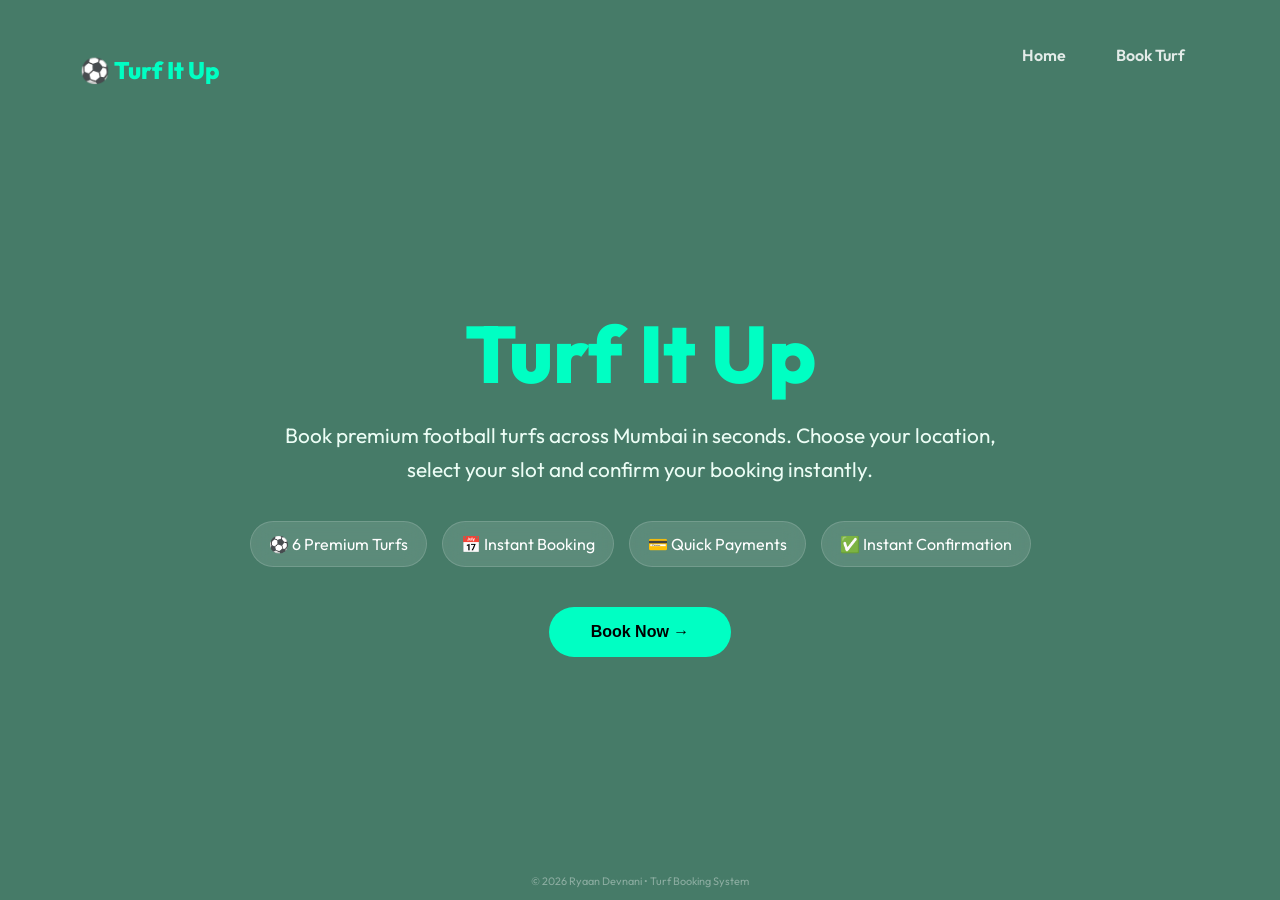
<file: index.html>
<!DOCTYPE html>
<html lang="en">
<head>
<meta charset="UTF-8">
<meta name="viewport" content="width=device-width, initial-scale=1.0">

<title>Turf It Up | Turf Booking System</title>

<link rel="stylesheet" href="style.css">

<style>
@import url('https://fonts.googleapis.com/css2?family=Outfit:wght@300;400;500;600;700;800&display=swap');

:root{
  --green:#054d2f;
  --accent:#00ffc3;
  --white:#ffffff;
}

*{
  margin:0;
  padding:0;
  box-sizing:border-box;
}

body{
  font-family:'Outfit',sans-serif;
  color:white;
  min-height:100vh;
  overflow-x:hidden;
  position:relative;
}

.bg-video{
  position:fixed;
  inset:0;
  width:100%;
  height:100%;
  object-fit:cover;
  z-index:-2;
}

.overlay{
  position:fixed;
  inset:0;
  background:rgba(5,77,47,.72);
  z-index:-1;
}

/* NAVBAR */

.navbar{
  width:100%;
  padding:25px 60px;
  display:flex;
  justify-content:space-between;
  align-items:center;
}

.brand{
  font-size:1.5rem;
  font-weight:800;
  color:var(--accent);
}

.nav-links{
  display:flex;
  gap:20px;
}

.nav-links a{
  text-decoration:none;
  color:white;
  opacity:.85;
  transition:.3s;
  font-weight:600;
}

.nav-links a:hover{
  opacity:1;
}

/* HERO */

.hero{
  min-height:80vh;
  display:flex;
  flex-direction:column;
  justify-content:center;
  align-items:center;
  text-align:center;
  padding:20px;
}

.hero h1{
  font-size:5rem;
  font-weight:800;
  color:var(--accent);
  margin-bottom:15px;
}

.hero p{
  max-width:750px;
  font-size:1.3rem;
  line-height:1.6;
  color:#ecfdf5;
}

.features{
  display:flex;
  gap:15px;
  margin-top:35px;
  flex-wrap:wrap;
  justify-content:center;
}

.feature{
  background:rgba(255,255,255,.12);
  border:1px solid rgba(255,255,255,.15);
  padding:12px 18px;
  border-radius:50px;
  backdrop-filter:blur(10px);
}

.start-btn{
  margin-top:40px;
  padding:16px 42px;
  border:none;
  border-radius:50px;
  background:var(--accent);
  color:black;
  font-weight:700;
  font-size:1rem;
  cursor:pointer;
  transition:.3s;
}

.start-btn:hover{
  transform:translateY(-3px);
}

/* FOOTER CREDIT */

.credit{
  position:fixed;
  bottom:12px;
  left:0;
  width:100%;
  text-align:center;
  font-size:0.68rem;
  font-weight:400;
  color:rgba(255,255,255,.38);
}

.credit a{
  color:inherit;
  text-decoration:none;
}

.credit a:hover{
  color:rgba(255,255,255,.55);
}

/* MOBILE */

@media(max-width:768px){

  .navbar{
    padding:20px;
    flex-direction:column;
    gap:15px;
  }

  .hero h1{
    font-size:3rem;
  }

  .hero p{
    font-size:1rem;
  }

  .features{
    gap:10px;
  }

  .credit{
    font-size:0.6rem;
    bottom:8px;
  }
}
</style>
</head>

<body>

<video class="bg-video" autoplay muted loop playsinline>
  <source src="videos/vid.mp4" type="video/mp4">
</video>

<div class="overlay"></div>

<nav class="navbar">
  <div class="brand">⚽ Turf It Up</div>

  <div class="nav-links">
    <a href="index.html">Home</a>
    <a href="turf-selection.html">Book Turf</a>
  </div>
</nav>

<section class="hero">

  <h1>Turf It Up</h1>

  <p>
    Book premium football turfs across Mumbai in seconds.
    Choose your location, select your slot and confirm your booking instantly.
  </p>

  <div class="features">
    <div class="feature">⚽ 6 Premium Turfs</div>
    <div class="feature">📅 Instant Booking</div>
    <div class="feature">💳 Quick Payments</div>
    <div class="feature">✅ Instant Confirmation</div>
  </div>

  <a href="turf-selection.html">
    <button class="start-btn">
      Book Now →
    </button>
  </a>

</section>

<p class="credit">
  © 2026
  <a href="https://github.com/ryaancodes" target="_blank">
    Ryaan Devnani
  </a>
  • Turf Booking System
</p>

</body>
</html>
</file>
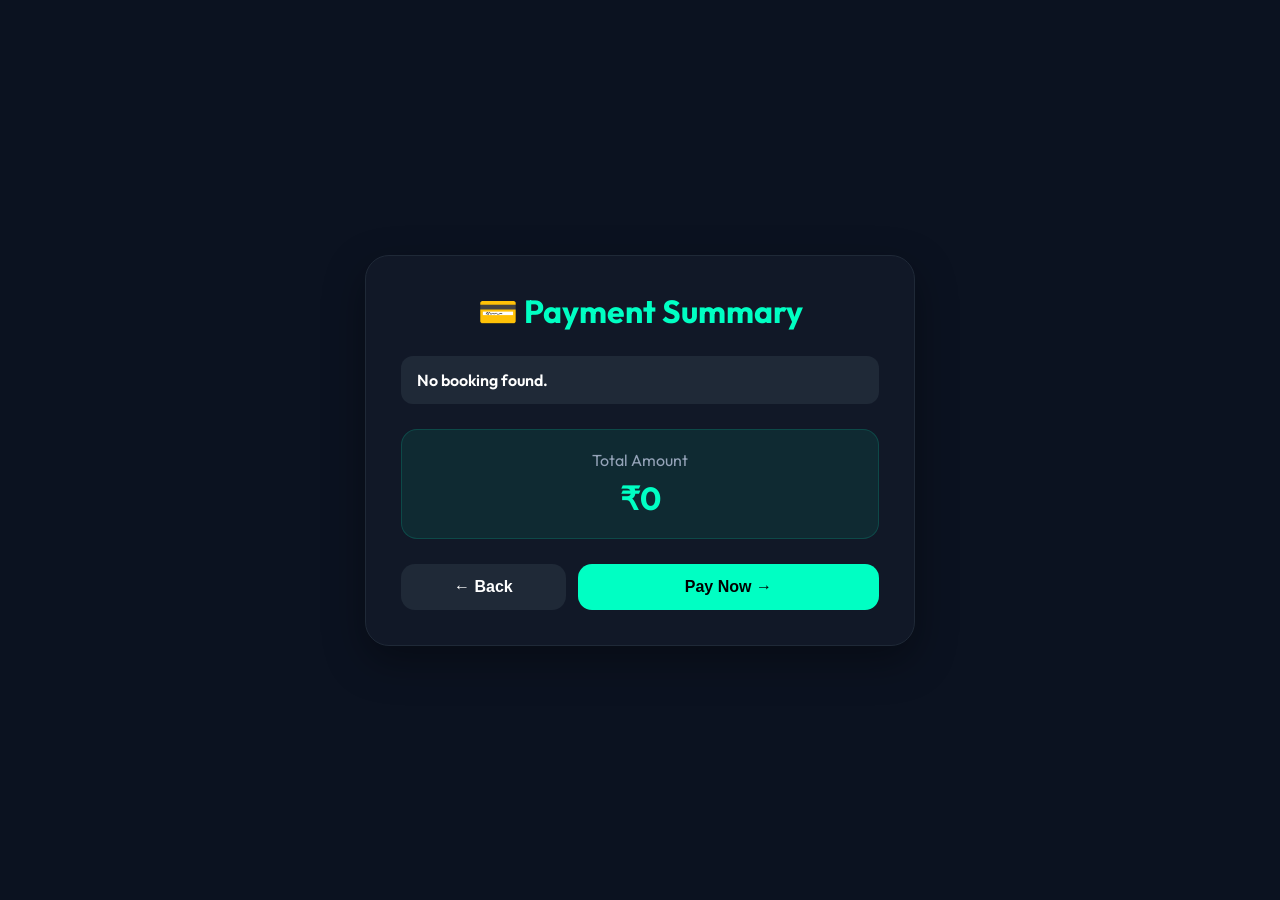
<file: payment.html>
<!DOCTYPE html>
<html lang="en">
<head>
<meta charset="UTF-8">
<meta name="viewport" content="width=device-width, initial-scale=1.0">

<title>Payment | Turf It Up</title>

<link rel="stylesheet" href="style.css">

<style>
@import url('https://fonts.googleapis.com/css2?family=Outfit:wght@300;400;500;600;700;800&display=swap');

*{
  margin:0;
  padding:0;
  box-sizing:border-box;
}

body{
  font-family:'Outfit',sans-serif;
  background:#0b1220;
  color:white;
  min-height:100vh;
  display:flex;
  justify-content:center;
  align-items:center;
  padding:20px;
}

.payment-box{
  background:#111827;
  border:1px solid #1f2937;
  padding:35px;
  border-radius:24px;
  max-width:550px;
  width:100%;
  box-shadow:0 15px 40px rgba(0,0,0,.35);
}

.payment-box h1{
  text-align:center;
  color:#00ffc3;
  margin-bottom:25px;
  font-size:2rem;
}

#paymentDetails{
  display:flex;
  flex-direction:column;
  gap:12px;
}

.detail-row{
  display:flex;
  justify-content:space-between;
  align-items:center;
  padding:14px 16px;
  background:#1f2937;
  border-radius:12px;
}

.detail-label{
  color:#94a3b8;
}

.detail-value{
  color:white;
  font-weight:600;
}

.total-box{
  margin:25px 0;
  text-align:center;
  padding:20px;
  border-radius:16px;
  background:rgba(0,255,195,.08);
  border:1px solid rgba(0,255,195,.15);
}

.total-box p{
  color:#94a3b8;
  margin-bottom:8px;
}

.total-box h2{
  color:#00ffc3;
  font-size:2rem;
}

.actions{
  display:flex;
  gap:12px;
}

.back-btn{
  flex:1;
  padding:14px;
  border:none;
  border-radius:14px;
  background:#1f2937;
  color:white;
  font-weight:600;
  cursor:pointer;
  transition:.3s;
}

.back-btn:hover{
  background:#374151;
}

#payBtn{
  flex:2;
  padding:14px;
  border:none;
  border-radius:14px;
  background:#00ffc3;
  color:black;
  font-weight:700;
  font-size:1rem;
  cursor:pointer;
  transition:.3s;
}

#payBtn:hover{
  transform:translateY(-2px);
}

#payBtn:disabled{
  opacity:.7;
  cursor:not-allowed;
}

@media(max-width:600px){

  .payment-box{
    padding:25px;
  }

  .actions{
    flex-direction:column;
  }

  .detail-row{
    flex-direction:column;
    gap:5px;
    text-align:center;
  }

}
</style>
</head>

<body>

<div class="payment-box">

  <h1>💳 Payment Summary</h1>

  <div id="paymentDetails">
    Loading booking details...
  </div>

  <div class="total-box">
    <p>Total Amount</p>
    <h2 id="paymentTotal">₹0</h2>
  </div>

  <div class="actions">

    <button class="back-btn" onclick="history.back()">
      ← Back
    </button>

    <button id="payBtn">
      Pay Now →
    </button>

  </div>

</div>

<script>

const booking = JSON.parse(
  localStorage.getItem("pendingPayment")
);

const summary = document.getElementById("paymentDetails");

if (booking) {

  summary.innerHTML = `
    <div class="detail-row">
      <span class="detail-label">👤 Name</span>
      <span class="detail-value">${booking.name}</span>
    </div>

    <div class="detail-row">
      <span class="detail-label">📍 Location</span>
      <span class="detail-value">${booking.location}</span>
    </div>

    <div class="detail-row">
      <span class="detail-label">⚽ Turf</span>
      <span class="detail-value">${booking.turfName}</span>
    </div>

    <div class="detail-row">
      <span class="detail-label">📅 Date</span>
      <span class="detail-value">${booking.date}</span>
    </div>

    <div class="detail-row">
      <span class="detail-label">⏰ Slot</span>
      <span class="detail-value">${booking.slot}</span>
    </div>
  `;

  document.getElementById("paymentTotal").textContent =
    `₹${booking.price}`;

} else {

  summary.innerHTML = `
    <div class="detail-row">
      <span class="detail-value">
        No booking found.
      </span>
    </div>
  `;

}

document.getElementById("payBtn").onclick = () => {

  const btn = document.getElementById("payBtn");

  btn.textContent = "Processing...";
  btn.disabled = true;

  setTimeout(() => {

    const bookings = JSON.parse(
      localStorage.getItem("bookings") || "[]"
    );

    bookings.push({
      ...booking,
      time:new Date().toLocaleString()
    });

    localStorage.setItem(
      "bookings",
      JSON.stringify(bookings)
    );

    const formData = new FormData();

    formData.append("form-name", "turf-booking");
    formData.append("name", booking.name);
    formData.append("location", booking.location);
    formData.append("turf", booking.turfName);
    formData.append("date", booking.date);
    formData.append("slot", booking.slot);
    formData.append("price", booking.price);

    fetch("/", {
      method:"POST",
      body:formData
    });

    localStorage.removeItem(
      "pendingPayment"
    );

    window.location.href = "success.html";

  },1500);

};

</script>

</body>
</html>
</file>
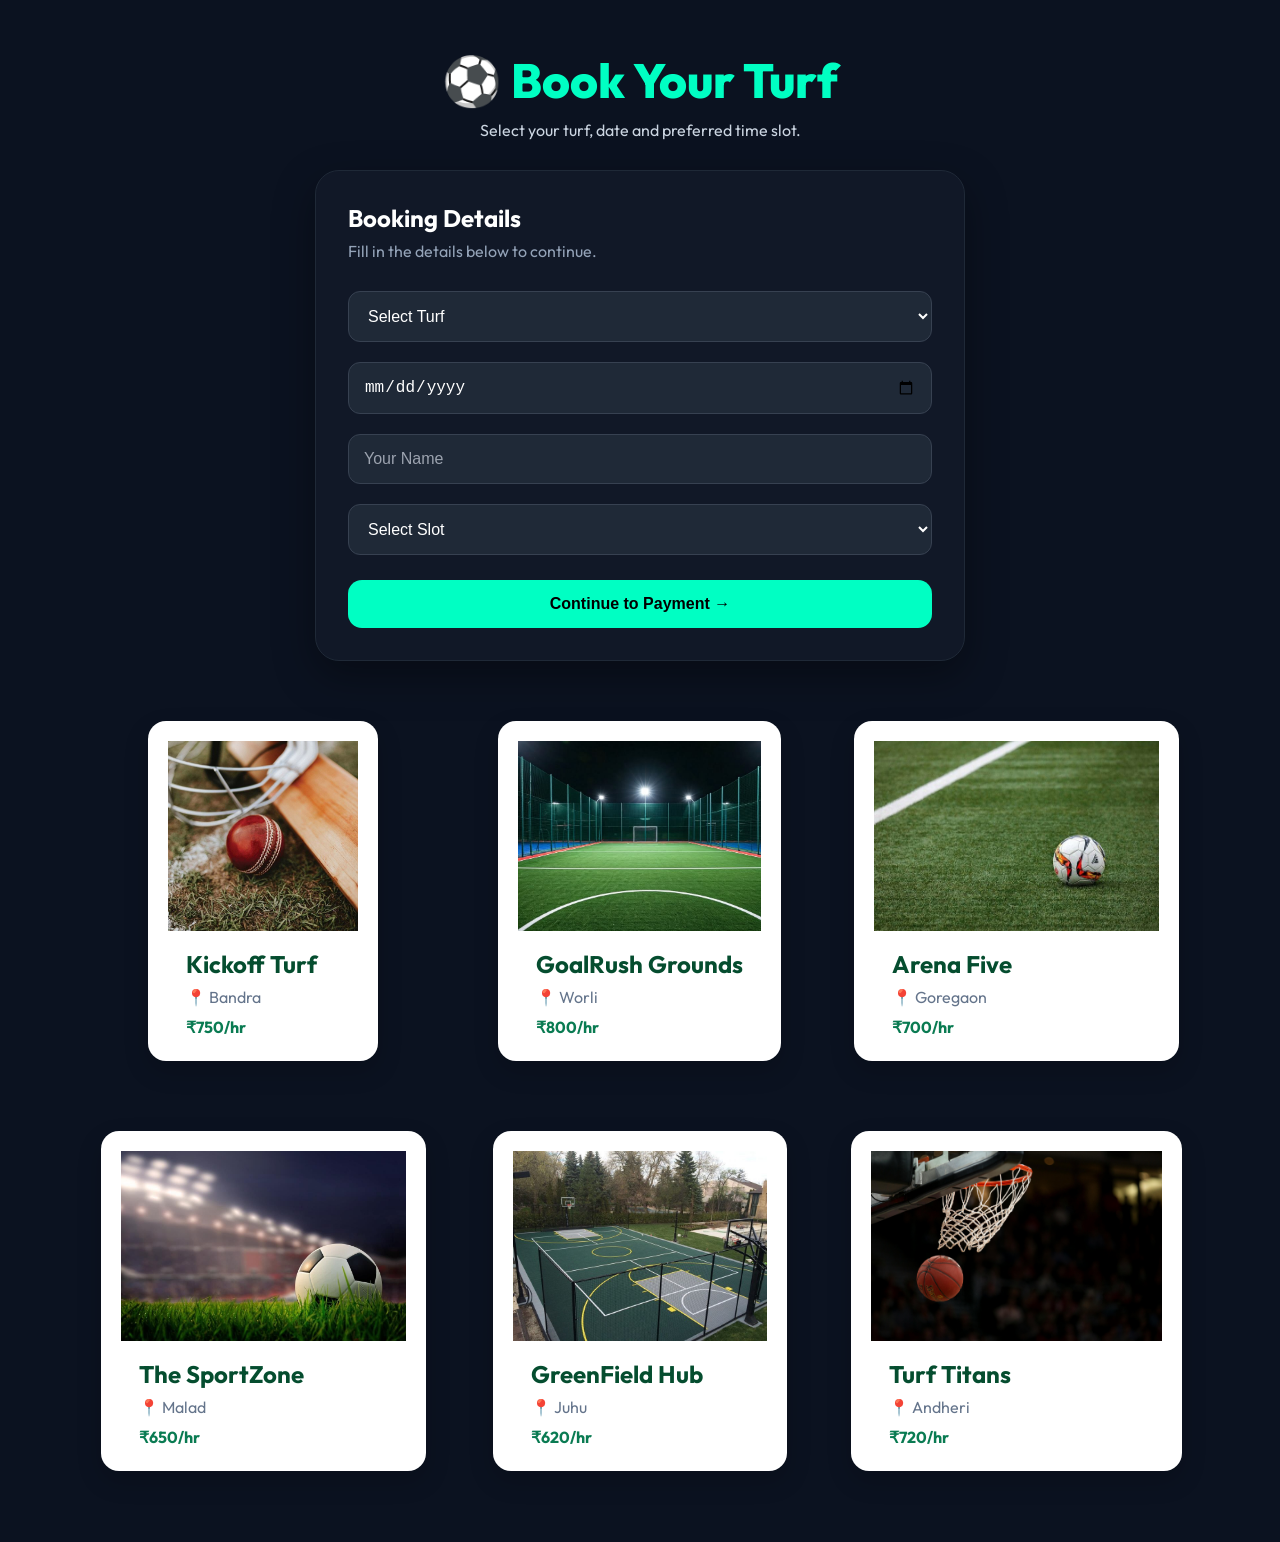
<file: turf-selection.html>
<!DOCTYPE html>
<html lang="en">
<head>
<meta charset="UTF-8">
<meta name="viewport" content="width=device-width, initial-scale=1.0">

<title>Select Turf | Turf It Up</title>

<link rel="stylesheet" href="style.css">

<style>
@import url('https://fonts.googleapis.com/css2?family=Outfit:wght@300;400;500;600;700;800&display=swap');

*{
  margin:0;
  padding:0;
  box-sizing:border-box;
}

body{
  font-family:'Outfit',sans-serif;
  background:#0b1220;
  min-height:100vh;
  padding:50px 20px;
  color:white;
}

.page-title{
  text-align:center;
  margin-bottom:30px;
}

.page-title h1{
  font-size:3rem;
  font-weight:800;
  color:#00ffc3;
  margin-bottom:10px;
}

.page-title p{
  color:#cbd5e1;
  font-size:1rem;
}

.booking-form{
  max-width:650px;
  margin:0 auto 40px;
  background:#111827;
  border:1px solid #1f2937;
  padding:32px;
  border-radius:24px;
  box-shadow:0 15px 40px rgba(0,0,0,.35);
}

.booking-form h2{
  color:white;
  margin-bottom:8px;
}

.booking-form p{
  color:#94a3b8;
  margin-bottom:20px;
}

select,
input{
  width:100%;
  padding:15px;
  margin:10px 0;
  border-radius:12px;
  border:1px solid #374151;
  background:#1f2937;
  color:white;
  font-size:1rem;
}

select option{
  background:#1f2937;
  color:white;
}

input::placeholder{
  color:#9ca3af;
}

select:focus,
input:focus{
  outline:none;
  border-color:#00ffc3;
  box-shadow:0 0 0 3px rgba(0,255,195,.15);
}

button{
  width:100%;
  margin-top:15px;
  padding:15px;
  border:none;
  border-radius:14px;
  background:#00ffc3;
  color:black;
  font-weight:700;
  font-size:1rem;
  cursor:pointer;
  transition:.3s;
}

button:hover{
  transform:translateY(-2px);
}

.turf-cards{
  display:grid;
  grid-template-columns:repeat(3,1fr);
  gap:30px;
  max-width:1100px;
  margin:auto;
}

.turf-card{
  background:white;
  color:black;
  border-radius:18px;
  overflow:hidden;
  box-shadow:0 10px 25px rgba(0,0,0,.18);
  transition:.3s;
  height:340px;
  display:flex;
  flex-direction:column;
}

.turf-card:hover{
  transform:translateY(-8px);
}

.turf-card img{
  width:100%;
  height:190px;
  object-fit:cover;
}

.turf-card-content{
  padding:18px;
}

.turf-card h2{
  color:#054d2f;
  margin-bottom:8px;
}

.location{
  color:#64748b;
  margin-bottom:10px;
}

.price{
  color:#0a7b52;
  font-weight:700;
}

@media(max-width:900px){

  .turf-cards{
    grid-template-columns:repeat(2,1fr);
  }

}

@media(max-width:768px){

  body{
    padding:30px 15px;
  }

  .page-title h1{
    font-size:2.2rem;
  }

  .booking-form{
    padding:24px;
  }

}

@media(max-width:600px){

  .turf-cards{
    grid-template-columns:1fr;
  }

}
</style>
</head>

<body>

<div class="page-title">
  <h1>⚽ Book Your Turf</h1>
  <p>Select your turf, date and preferred time slot.</p>
</div>

<div class="booking-form">

  <h2>Booking Details</h2>
  <p>Fill in the details below to continue.</p>

  <select id="turfDropdown">
    <option value="">Select Turf</option>
    <option>Kickoff Turf - Bandra</option>
    <option>GoalRush Grounds - Worli</option>
    <option>Arena Five - Goregaon</option>
    <option>The SportZone - Malad</option>
    <option>GreenField Hub - Juhu</option>
    <option>Turf Titans - Andheri</option>
  </select>

  <input type="date" id="bookingDate">

  <input type="text" id="userName" placeholder="Your Name">

  <select id="slotDropdown">
    <option value="">Select Slot</option>
    <option value="6 AM">6 AM</option>
    <option value="7 AM">7 AM</option>
    <option value="8 AM">8 AM</option>
    <option value="5 PM">5 PM</option>
    <option value="6 PM">6 PM</option>
  </select>

  <button onclick="submitBooking()">
    Continue to Payment →
  </button>

</div>

<div class="turf-cards">

  <div class="turf-card">
    <img src="images/turf1.jpg" alt="Kickoff Turf">
    <div class="turf-card-content">
      <h2>Kickoff Turf</h2>
      <p class="location">📍 Bandra</p>
      <p class="price">₹750/hr</p>
    </div>
  </div>

  <div class="turf-card">
    <img src="images/turf3.jpg" alt="GoalRush Grounds">
    <div class="turf-card-content">
      <h2>GoalRush Grounds</h2>
      <p class="location">📍 Worli</p>
      <p class="price">₹800/hr</p>
    </div>
  </div>

  <div class="turf-card">
    <img src="images/turf4.jpg" alt="Arena Five">
    <div class="turf-card-content">
      <h2>Arena Five</h2>
      <p class="location">📍 Goregaon</p>
      <p class="price">₹700/hr</p>
    </div>
  </div>

  <div class="turf-card">
    <img src="images/turf5.jpg" alt="SportZone">
    <div class="turf-card-content">
      <h2>The SportZone</h2>
      <p class="location">📍 Malad</p>
      <p class="price">₹650/hr</p>
    </div>
  </div>

  <div class="turf-card">
    <img src="images/turf6.jpg" alt="GreenField Hub">
    <div class="turf-card-content">
      <h2>GreenField Hub</h2>
      <p class="location">📍 Juhu</p>
      <p class="price">₹620/hr</p>
    </div>
  </div>

  <div class="turf-card">
    <img src="images/turf2.jpg" alt="Turf Titans">
    <div class="turf-card-content">
      <h2>Turf Titans</h2>
      <p class="location">📍 Andheri</p>
      <p class="price">₹720/hr</p>
    </div>
  </div>

</div>

<script>
const dateInput = document.getElementById("bookingDate");
const today = new Date().toISOString().split("T")[0];
dateInput.setAttribute("min", today);

function submitBooking(){

  const turf=document.getElementById("turfDropdown").value;
  const date=document.getElementById("bookingDate").value;
  const name=document.getElementById("userName").value;
  const slot=document.getElementById("slotDropdown").value;

  if(!turf || !date || !name || !slot){
    alert("Please fill all fields.");
    return;
  }

  const priceMap={
    "Kickoff Turf - Bandra":750,
    "GoalRush Grounds - Worli":800,
    "Arena Five - Goregaon":700,
    "The SportZone - Malad":650,
    "GreenField Hub - Juhu":620,
    "Turf Titans - Andheri":720
  };

  const price=priceMap[turf];

  localStorage.setItem("pendingPayment",JSON.stringify({
    name,
    date,
    slot,
    turfName:turf.split(" - ")[0],
    location:turf.split(" - ")[1],
    price
  }));

  window.location.href="payment.html";
}
</script>

</body>
</html>
</file>
<file: style.css>
/* Global Reset */
body {
  font-family: 'Segoe UI', sans-serif;
  background: #f0f4ff; /* Clean pastel background */
  color: #222;
  margin: 0;
  padding: 20px;
}

/* Headings */
h1 {
  text-align: center;
  color: #1e3a8a;
  font-size: 2.5em;
  margin-bottom: 10px;
}

.subtitle {
  text-align: center;
  color: #4b5563;
  font-size: 1em;
  margin-bottom: 30px;
}

/* Navigation */
.nav-links {
  text-align: center;
  margin-bottom: 30px;
}

.nav-links a {
  text-decoration: none;
  color: #2563eb;
  font-weight: bold;
  margin: 0 15px;
}

/* Booking Panel */
.booking-panel {
  max-width: 500px;
  margin: 0 auto 40px;
  background: #ffffff;
  padding: 20px;
  border-radius: 14px;
  box-shadow: 0 4px 20px rgba(0,0,0,0.05);
  display: flex;
  flex-direction: column;
  gap: 15px;
}

input, select, button {
  padding: 12px;
  border-radius: 8px;
  border: 1.5px solid #ccc;
  font-size: 1em;
  transition: border-color 0.3s ease;
}

input:focus, select:focus {
  outline: none;
  border-color: #2563eb;
}

input[type="date"] {
  width: 100%;
  box-sizing: border-box;
}

button {
  background-color: #2563eb;
  color: white;
  cursor: pointer;
  font-weight: bold;
  transition: background-color 0.2s ease;
}

button:hover {
  background-color: #1d4ed8;
}

/* Turf Cards / Booking Cards */
.turf-card {
  background: #ffffff;
  border-radius: 14px;
  box-shadow: 0 4px 15px rgba(0,0,0,0.07);
  padding: 20px;
  max-width: 500px;
  margin: 20px auto;
  animation: fadeInUp 0.8s ease forwards;
  opacity: 0;
  transform: translateY(20px);
  animation-delay: 0.3s;
}

.turf-card h2 {
  color: #1e3a8a;
  margin-bottom: 10px;
}

/* Turf Images */
.turf-img {
  width: 100%;
  max-height: 200px;
  object-fit: cover;
  border-radius: 12px;
  margin-bottom: 10px;
}

/* Fade-in Animation */
.fade-in {
  opacity: 0;
  transform: translateY(20px);
  animation: fadeInUp 0.8s ease forwards;
  animation-delay: 0.2s;
}

@keyframes fadeInUp {
  to {
    opacity: 1;
    transform: translateY(0);
  }
}

/* Links */
.back-link {
  display: block;
  text-align: center;
  margin-top: 25px;
  color: #1e3a8a;
  font-weight: 500;
  text-decoration: none;
}

/* Success Page */
.success-container {
  text-align: center;
  margin-top: 100px;
}

.success-container h1 {
  font-size: 2.2em;
  color: #10b981;
}

.success-container p {
  font-size: 1.1em;
  color: #374151;
}

/* Responsive */
@media screen and (max-width: 600px) {
  h1 {
    font-size: 2em;
  }

  .booking-panel, .turf-card {
    width: 90%;
    padding: 15px;
  }

  input, select, button {
    font-size: 1em;
  }
}
</file>
